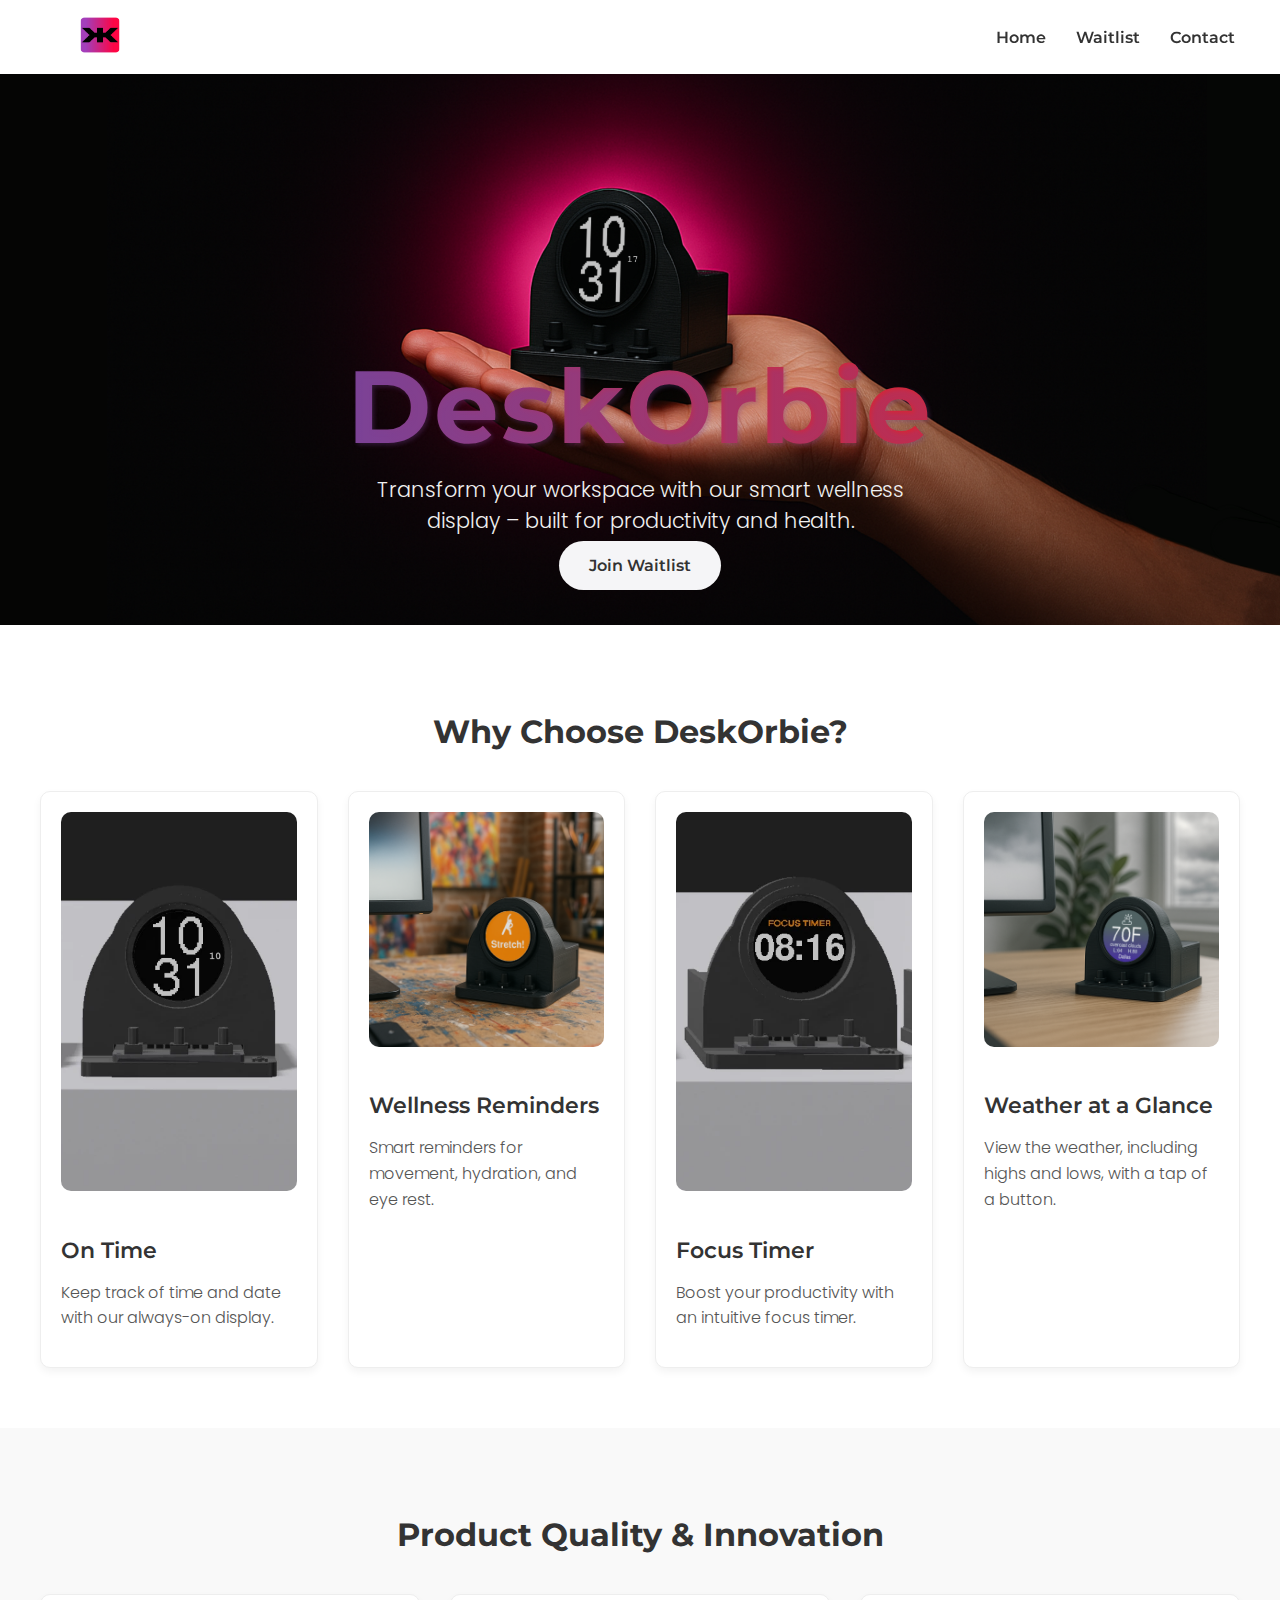
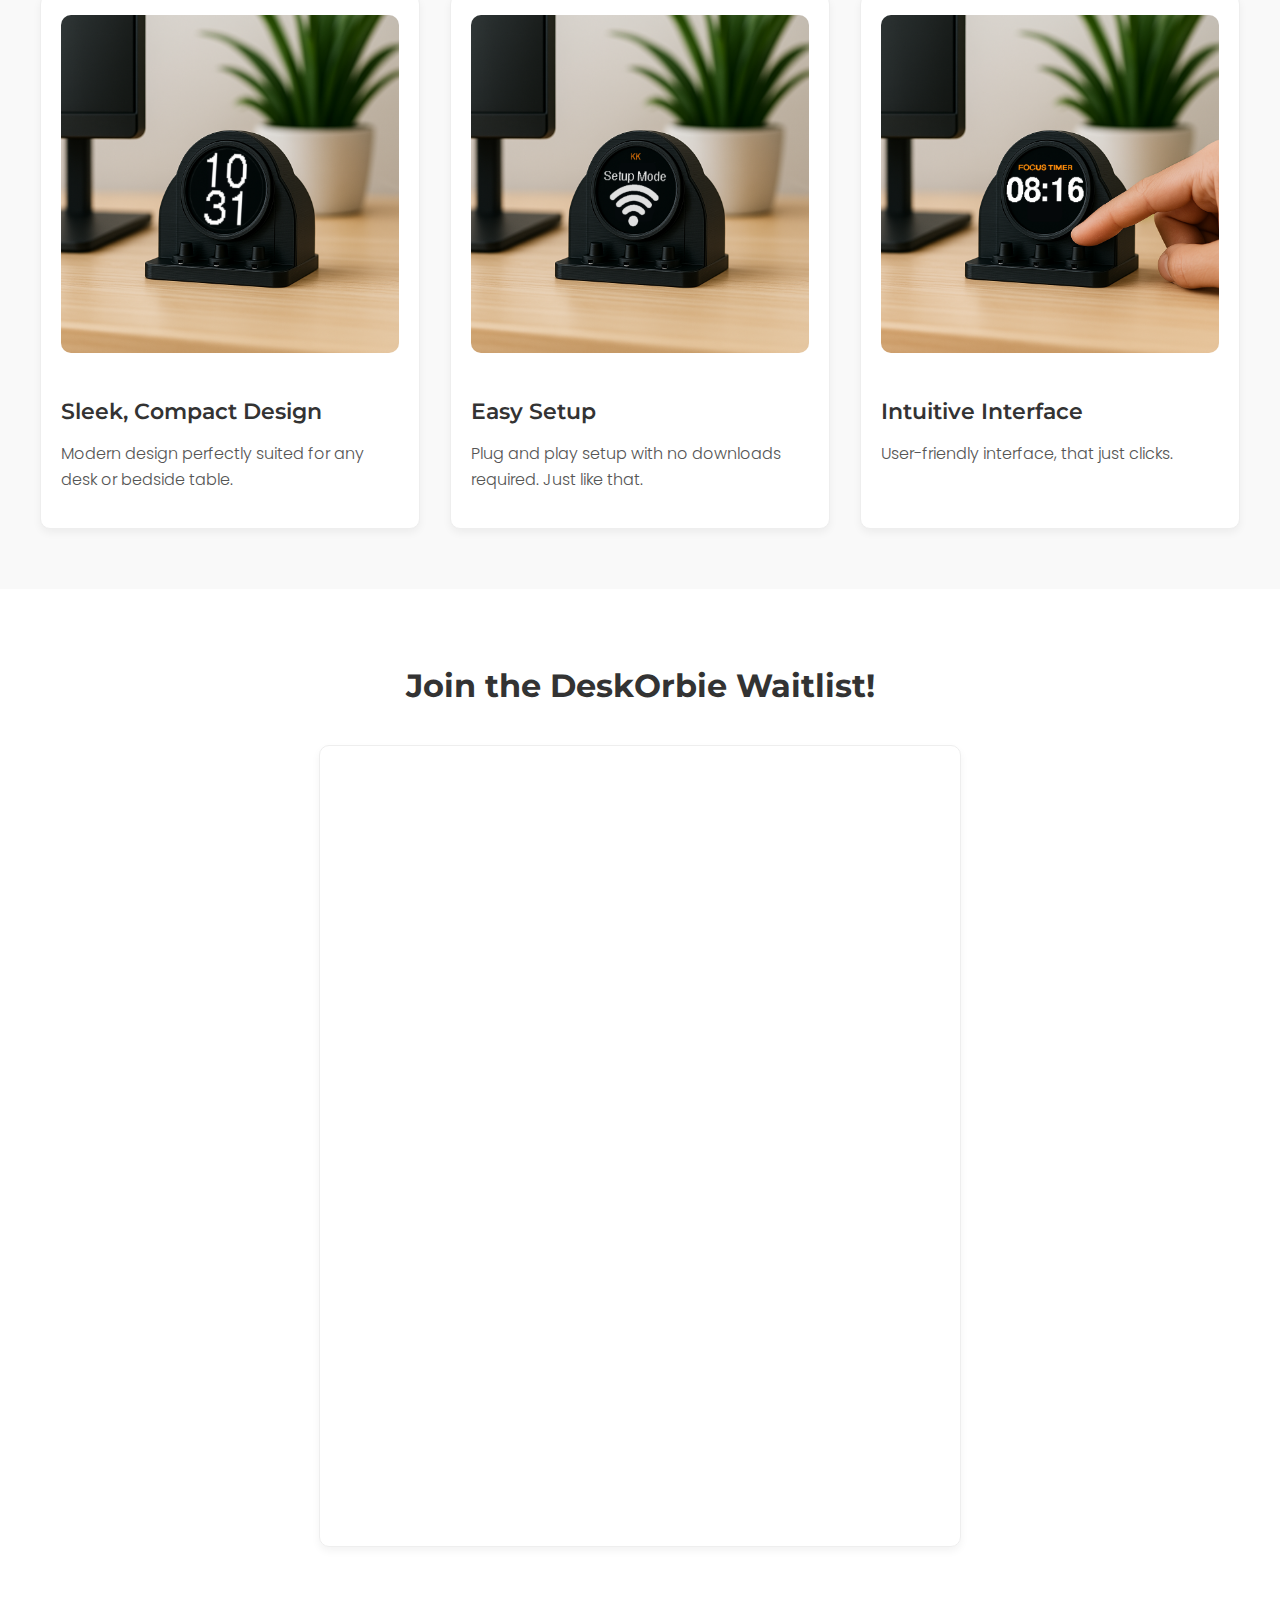
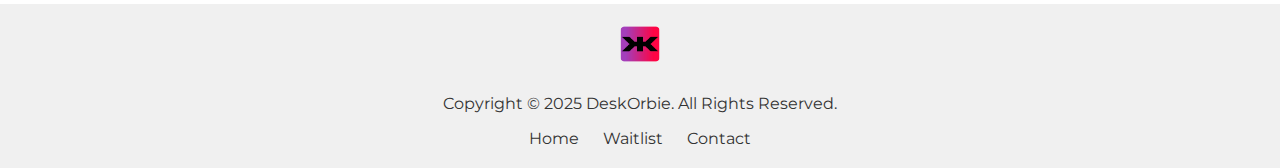
<file: index.html>
<!DOCTYPE html>
<html lang="en">
<head>
  <meta charset="UTF-8">
  <meta name="viewport" content="width=device-width, initial-scale=1.0">
  <title>DeskOrbie - Smart Wellness Display</title>

  <!-- Google Fonts -->
  <link href="https://fonts.googleapis.com/css2?family=Montserrat:wght@400;500;600;700&family=Poppins:wght@300;400;500;600;700&display=swap" rel="stylesheet">

  <!-- Font Awesome -->
  <link rel="stylesheet" href="https://cdnjs.cloudflare.com/ajax/libs/font-awesome/5.15.3/css/all.min.css">

  <!-- Favicon -->
  <link rel="icon" type="image/x-icon" href="logo.png">

  <style>
    /* Smooth scrolling */
    html {
      scroll-behavior: smooth;
    }

    /* Global Styles */
    body {
      font-family: 'Poppins', sans-serif;
      background: #fff;
      color: #333;
      overflow-x: hidden;
      margin: 0;
      padding: 0;
      box-sizing: border-box;
    }
    nav,
    .mobile-menu,
    .desktop-menu,
    footer,
    .footer-content,
    .footer-links {
      font-family: 'Montserrat', sans-serif;
    }

    /* Custom Scrollbar */
    ::-webkit-scrollbar {
      width: 12px;
    }
    ::-webkit-scrollbar-track {
      background: #f0f0f0;
    }
    ::-webkit-scrollbar-thumb {
      background-color: #ccc;
      border-radius: 10px;
      border: 3px solid #f0f0f0;
    }
    html {
      scrollbar-color: #ccc #f0f0f0;
    }

    /* Progress Bar */
    .progress-container {
      position: fixed;
      width: 100%;
      height: 8px;
      top: 0;
      background: #f0f0f0;
      z-index: 99;
    }
    .progress-bar {
      height: 8px;
      background: #ccc;
      width: 0%;
    }

    /* Navigation */
    nav {
      display: flex;
      align-items: center;
      justify-content: space-between;
      padding: 15px 20px;
      background: #fff;
      box-shadow: 0 2px 4px rgba(0, 0, 0, 0.1);
      position: fixed;
      width: 100%;
      top: 0;
      z-index: 100;
    }

    .nav-inner {
      max-width: 1200px; /* or whatever max width suits your layout */
      margin: 0 auto;
      display: flex;
      justify-content: space-between;
      align-items: center;
      width: 100%;
      box-sizing: border-box;
      padding: 0 20px; /* ensures content stays inside the viewport */
    }

    .nav-logo {
      height: 40px;
    }
    .desktop-menu {
      list-style: none;
      display: flex;
      gap: 20px;
      margin: 0;
      padding: 0;
    }
    .desktop-menu li {
      font-weight: 600;
      /* Added slight padding for better spacing */
      padding: 5px;
    }
    .desktop-menu a {
      text-decoration: none;
      color: #333;
    }
    
    @media (max-width: 768px) {
      .desktop-menu li {
        font-size: 0.9rem;
      }
      #nav-contact {
        margin-right:20px;
      }
    }

    /* Hero Section – Copied from the original website */
    .about-me {
      margin: 0;
      padding: 85px 0 0 0; /* Space for nav bar */
      width: 100%;
      height: 60vh;
      background-image: url('DeskOrbie_Banner2.webp'); /* Placeholder for DeskOrbie_Banner.webp */
      background-size: cover;
      background-position: center;
      color: #333;
      display: flex;
      flex-direction: column;
      align-items: center;
      justify-content: flex-end;
      text-align: center;
    }
    .DeskOrbie-title {
      font-size: clamp(2.5rem, 8vw, 8rem);
      margin-top: 50px;
      font-weight: 700;
      margin-bottom: 5px;
      font-family: 'Montserrat', sans-serif;
      background: linear-gradient(to right, #7b4397, #dc2430, #7b4397);
      background-size: 200% auto;
      -webkit-background-clip: text;
      -webkit-text-fill-color: transparent;
      background-clip: text;
      text-shadow: 2px 2px 4px rgba(123, 67, 151, 0.3);
      letter-spacing: 2px;
      animation: gradient 3s linear infinite;
    }
    @keyframes gradient {
      to {
        background-position: 200% center;
      }
    }
    .about-me-tagline {
      font-size: clamp(0.8rem, 4vw, 1.3rem) !important;
      max-width: 600px;
      margin: 0 auto;
      padding: 0 20px;
      font-family: 'Poppins', sans-serif;
      font-weight: 300;
      color: #f0f0f0;
    }
    .cta-buttons {
      margin-bottom: 30px;
    }
    .cta-button {
      display: inline-block;
      padding: 15px 30px;
      text-decoration: none;
      border-radius: 30px;
      font-weight: 600;
      font-family: 'Montserrat', sans-serif;
      transition: transform 0.3s ease;
      margin: 5px;
    }
    .cta-button.primary {
      background: #F5F5F7;
      color: #333;
    }
    .cta-button.secondary {
      background: transparent;
      color: #333;
      border: 2px solid #333;
    }
    .cta-button:hover {
      transform: scale(1.05);
    }

    /* Feature Sections */
    .feature-section {
      padding: 60px 20px;
      background: #fff;
      text-align: center;
    }
    .section-title {
      font-size: 2rem;
      margin-bottom: 40px;
      font-family: 'Montserrat', sans-serif;
      font-weight: 700;
      color: #333;
    }
    .feature-grid {
      display: grid;
      grid-template-columns: repeat(auto-fit, minmax(250px, 1fr));
      gap: 30px;
      max-width: 1200px;
      margin: 0 auto;
    }
    .feature-card {
      background: #fff;
      border: 1px solid #eee;
      border-radius: 10px;
      padding: 20px;
      box-shadow: 0 4px 8px rgba(0, 0, 0, 0.05);
      text-align: left;
    }
    .feature-card img {
      width: 100%;
      border-radius: 10px;
      margin-bottom: 15px;
    }
    .feature-title {
      font-size: 1.4rem;
      font-family: 'Montserrat', sans-serif;
      font-weight: 600;
      margin-bottom: 10px;
    }
    .feature-description {
      font-size: 1rem;
      line-height: 1.6;
      font-family: 'Poppins', sans-serif;
      font-weight: 300;
      color: #555;
    }

    /* Waitlist Section */
    .waitlist-section {
      padding: 50px 20px;
      background: #fff;
      text-align: center;
      color: #333;
    }
    .waitlist-container {
      max-width: 800px;
      margin: 0 auto;
    }
    .waitlist-container iframe {
      width: 100%;
      max-width: 640px;
      height: 800px;
      border: 1px solid #eee;
      border-radius: 10px;
      box-shadow: 0 4px 8px rgba(0, 0, 0, 0.05);
    }

    /* Footer */
    footer {
      background: #f0f0f0;
      padding: 20px 0;
      text-align: center;
      color: #333;
    }
    .footer-logo {
      height: 40px;
      margin-bottom: 10px;
    }
    .footer-links a {
      color: #333;
      margin: 0 10px;
      text-decoration: none;
      font-family: 'Montserrat', sans-serif;
    }
  </style>
</head>
<body>
  <!-- Progress Bar -->
  <div class="progress-container">
    <div class="progress-bar" id="myBar"></div>
  </div>

  <!-- Navigation -->
  <nav>
    <div class="nav-inner">
      <a href="#home">
        <img src="logo.png" alt="Logo" class="nav-logo">
      </a>
      <ul class="desktop-menu">
        <li><a href="#home">Home</a></li>
        <li><a href="#waitlist">Waitlist</a></li>
        <li id="nav-contact"><a href="mailto:wellroundtech@outlook.com">Contact</a></li>
      </ul>
    </div>
  </nav>
  

  <!-- Hero Section (Original Structure) -->
  <section class="about-me" id="home">
    <h1 class="DeskOrbie-title">DeskOrbie</h1>
    <p class="about-me-tagline">
      Transform your workspace with our smart wellness display – built for productivity and health.
    </p>
    <div class="cta-buttons">
      <a href="#waitlist" class="cta-button primary">Join Waitlist</a>
    </div>
  </section>

  <!-- Product Benefits Section -->
  <section class="feature-section">
    <h2 class="section-title">Why Choose DeskOrbie?</h2>
    <div class="feature-grid">
      <div class="feature-card">
        <img src="images/clock.png" alt="Feature Image" loading="lazy">
        <h3 class="feature-title">On Time</h3>
        <p class="feature-description">
          Keep track of time and date with our always-on display.
        </p>
      </div>
      <div class="feature-card">
        <img src="images/stretch.png" alt="Feature Image" loading="lazy">
        <h3 class="feature-title">Wellness Reminders</h3>
        <p class="feature-description">
          Smart reminders for movement, hydration, and eye rest.
        </p>
      </div>
      <div class="feature-card">
        <img src="images/focus.png" alt="Feature Image" loading="lazy">
        <h3 class="feature-title">Focus Timer</h3>
        <p class="feature-description">
          Boost your productivity with an intuitive focus timer.
        </p>
      </div>
      <div class="feature-card">
        <img src="images/weather.png" alt="Feature Image" loading="lazy">
        <h3 class="feature-title">Weather at a Glance</h3>
        <p class="feature-description">
          View the weather, including highs and lows, with a tap of a button.
        </p>
      </div>
    </div>
  </section>

  <!-- Product Quality & Innovation Section -->
  <section class="feature-section" style="background:#f9f9f9;">
    <h2 class="section-title">Product Quality & Innovation</h2>
    <div class="feature-grid">
      <div class="feature-card">
        <img src="images/deskorbie_in_office.png" alt="Feature Image" loading="lazy">
        <h3 class="feature-title">Sleek, Compact Design</h3>
        <p class="feature-description">
          Modern design perfectly suited for any desk or bedside table.
        </p>
      </div>
      <div class="feature-card">
        <img src="images/setup.png" alt="Feature Image" loading="lazy">
        <h3 class="feature-title">Easy Setup</h3>
        <p class="feature-description">
          Plug and play setup with no downloads required. Just like that.
        </p>
      </div>
      <div class="feature-card">
        <img src="images/deskorbie_user_interface.png" alt="Feature Image" loading="lazy">
        <h3 class="feature-title">Intuitive Interface</h3>
        <p class="feature-description">
          User-friendly interface, that just clicks.
        </p>
      </div>
    </div>
  </section>

  <!-- Waitlist Form Section -->
  <section class="waitlist-section" id="waitlist">
    <div class="waitlist-container">
      <h2 class="section-title">Join the DeskOrbie Waitlist!</h2>
      <iframe src="https://docs.google.com/forms/d/e/1FAIpQLSdWng4sGxCewafWj5ABqpoQapoxdHFfyU8r1y3XnSCjXNY5UQ/viewform?embedded=true" frameborder="0" marginheight="0" marginwidth="0">
        Loading…
      </iframe>
    </div>
  </section>

  <!-- Footer -->
  <footer>
    <div class="footer-content">
      <a href="#home">
        <img src="logo.png" alt="Logo" class="footer-logo" loading="lazy">
      </a>
      <p>Copyright &copy; 2025 DeskOrbie. All Rights Reserved.</p>
      <div class="footer-links">
        <a href="#home">Home</a>
        <a href="#waitlist">Waitlist</a>
        <a href="mailto:wellroundtech@outlook.com">Contact</a>
      </div>
    </div>
  </footer>

  <script>
    // Scroll Progress Bar Functionality
    window.onscroll = function() { scrollProgress(); };
    function scrollProgress() {
      var winScroll = document.body.scrollTop || document.documentElement.scrollTop;
      var height = document.documentElement.scrollHeight - document.documentElement.clientHeight;
      var scrolled = (winScroll / height) * 100;
      document.getElementById("myBar").style.width = scrolled + "%";
    }
  </script>
</body>
</html>
</file>
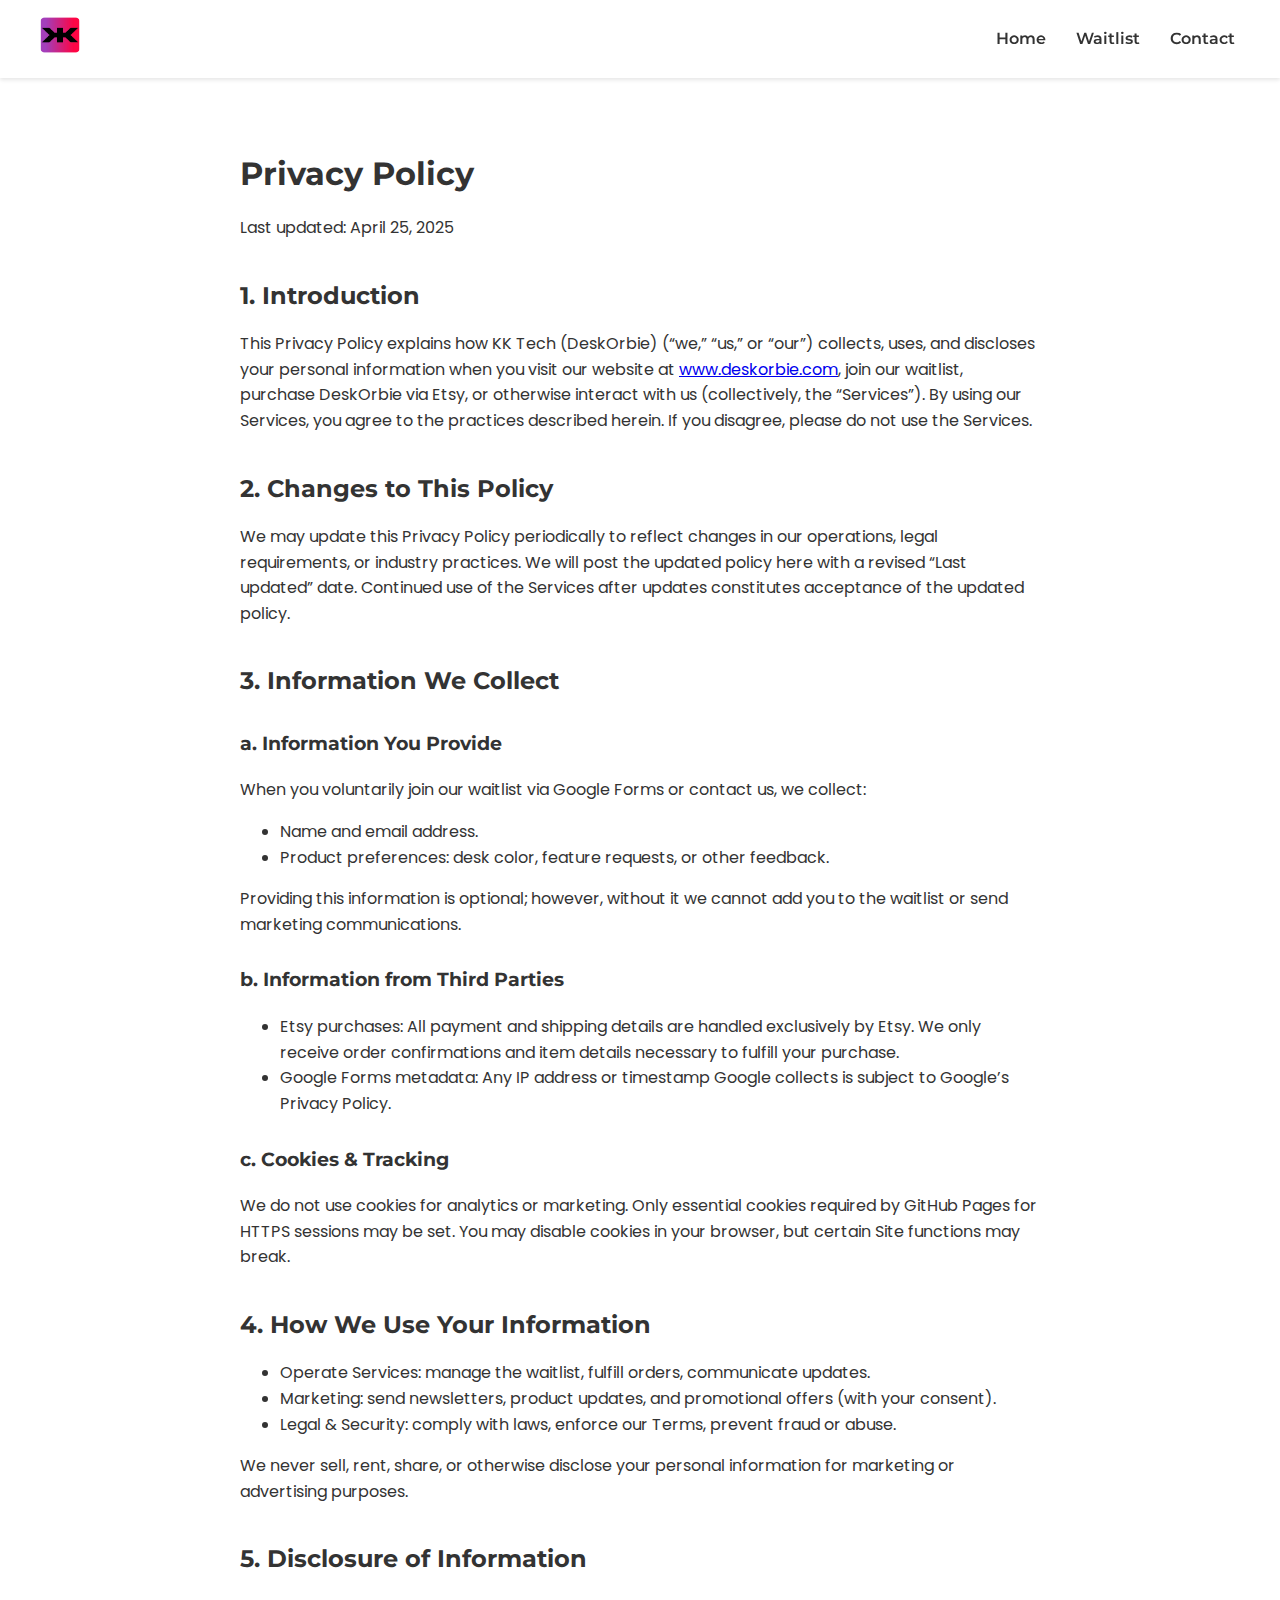
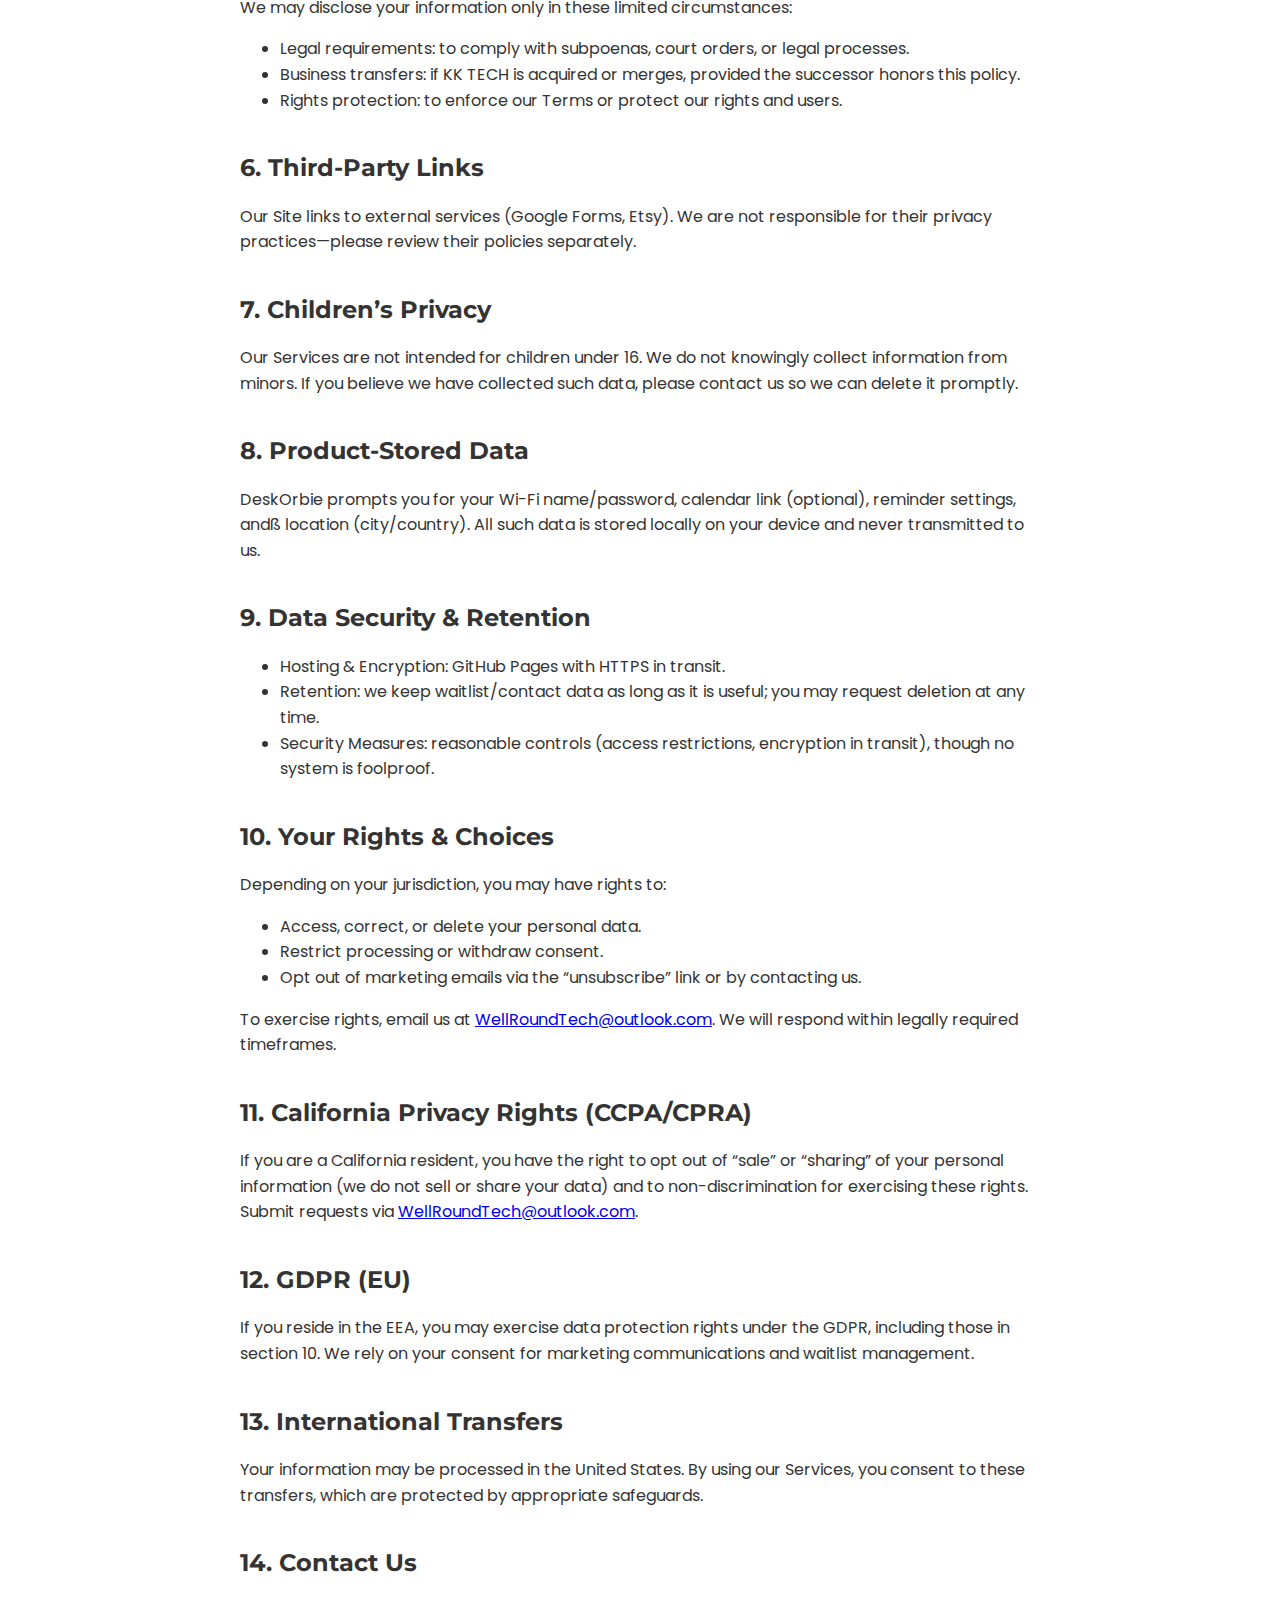
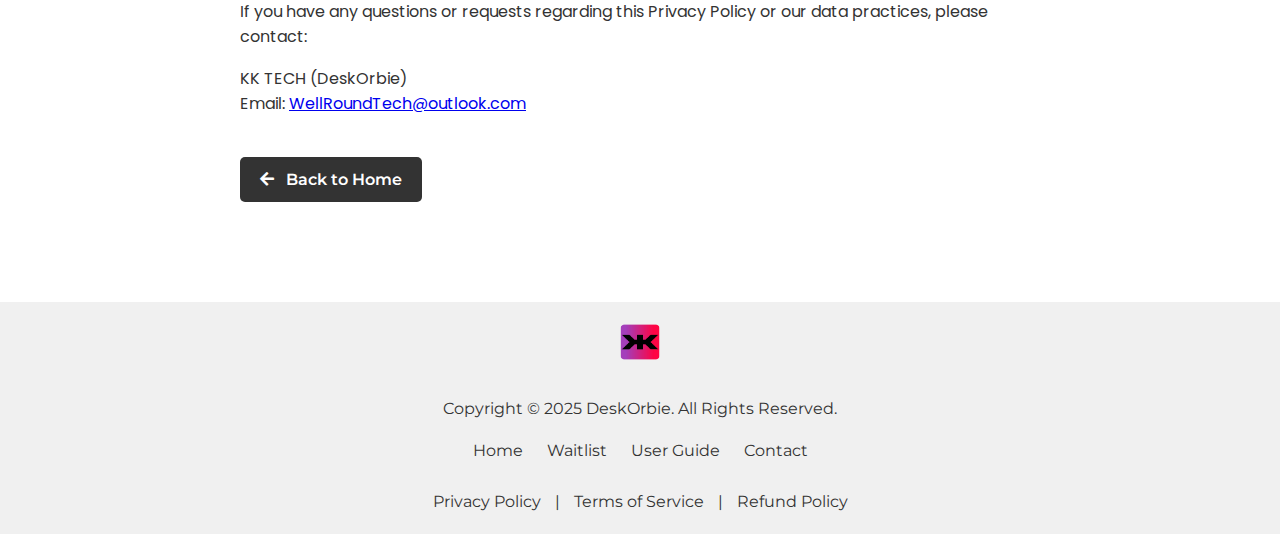
<file: privacy_policy.html>
<!DOCTYPE html>
<html lang="en">
<head>
  <meta charset="UTF-8">
  <meta name="viewport" content="width=device-width, initial-scale=1.0">
  <title>DeskOrbie - Privacy Policy</title>

  <!-- Google Fonts -->
  <link href="https://fonts.googleapis.com/css2?family=Montserrat:wght@400;500;600;700&family=Poppins:wght@300;400;500;600;700&display=swap" rel="stylesheet">

  <!-- Font Awesome -->
  <link rel="stylesheet" href="https://cdnjs.cloudflare.com/ajax/libs/font-awesome/5.15.3/css/all.min.css">

  <!-- Favicon -->
  <link rel="icon" type="image/x-icon" href="logo.png">

  <style>
    /* Smooth scrolling */
    html {
      scroll-behavior: smooth;
      scroll-padding-top:80px;
    }

    /* Global Styles */
    body {
      font-family: 'Poppins', sans-serif;
      background: #fff;
      color: #333;
      overflow-x: hidden;
      margin: 0;
      padding: 0;
      box-sizing: border-box;
      line-height: 1.6;
    }
    nav,
    .mobile-menu,
    .desktop-menu,
    footer,
    .footer-content,
    .footer-links {
      font-family: 'Montserrat', sans-serif;
    }

    /* Custom Scrollbar */
    ::-webkit-scrollbar {
      width: 12px;
    }
    ::-webkit-scrollbar-track {
      background: #f0f0f0;
    }
    ::-webkit-scrollbar-thumb {
      background-color: #ccc;
      border-radius: 10px;
      border: 3px solid #f0f0f0;
    }
    html {
      scrollbar-color: #ccc #f0f0f0;
    }

    /* Progress Bar */
    .progress-container {
      position: fixed;
      width: 100%;
      height: 8px;
      top: 0;
      background: #f0f0f0;
      z-index: 99;
    }
    .progress-bar {
      height: 8px;
      background: #ccc;
      width: 0%;
    }

    /* Navigation */
    nav {
      display: flex;
      align-items: center;
      justify-content: space-between;
      padding: 15px 0px; /*no horizontal padding*/
      background: #fff;
      box-shadow: 0 2px 4px rgba(0, 0, 0, 0.1);
      position: fixed;
      width: 100%;
      top: 0;
      z-index: 100;
    }

    .nav-inner {
      max-width: 1200px; /* or whatever max width suits your layout */
      margin: 0 auto;
      display: flex;
      justify-content: space-between;
      align-items: center;
      width: 100%;
      box-sizing: border-box;
      /*padding: 0 20px; /* ensures content stays inside the viewport */
      /*removed above to center things better*/
    }

    .nav-logo {
      height: 40px;
    }
    .desktop-menu {
      list-style: none;
      display: flex;
      gap: 20px;
      margin: 0;
      padding: 0;
    }
    .desktop-menu li {
      font-weight: 600;
      padding: 5px;
    }
    .desktop-menu a {
      text-decoration: none;
      color: #333;
    }
    @media (max-width: 768px) {
      .desktop-menu li {
        font-size: 0.9rem;
      }
      #nav-contact {
        margin-right:20px;
      }
    }

    /* Main Content */
    .content {
      padding: 100px 20px 60px;
      max-width: 800px;
      margin: 0 auto;
      font-family: 'Poppins', sans-serif;
      color: #333;
    }
    .content h1,
    .content h2,
    .content h3 {
      font-family: 'Montserrat', sans-serif;
      color: #333;
      margin-top: 1.5em;
    }
    .content h1 {
      font-size: 2rem;
      margin-bottom: 0.5em;
    }
    .content h2 {
      font-size: 1.5rem;
      margin-bottom: 0.5em;
    }
    .content p {
      margin-bottom: 1em;
    }

    /* Back Home button */
    .back-home-container {
      text-align: left;
      margin: 40px 0;
    }

    .back-home-button {
      display: inline-block;
      padding: 10px 20px;
      font-family: 'Montserrat', sans-serif;
      font-weight: 600;
      text-decoration: none;
      background: #333;
      color: #fff;
      border-radius: 5px;
      transition: background 0.3s ease, transform 0.2s ease;
    }

    .back-home-button i {
      margin-right: 8px;
    }

    .back-home-button:hover {
      background: #555;
      transform: translateY(-2px);
    }

    /* Footer */
    footer {
      background: #f0f0f0;
      padding: 20px 0;
      text-align: center;
      color: #333;
    }
    .footer-logo {
      height: 40px;
      margin-bottom: 10px;
    }
    .footer-links a {
      color: #333;
      margin: 0 10px;
      text-decoration: none;
      font-family: 'Montserrat', sans-serif;
    }
  </style>
</head>
<body>

  <!-- Progress Bar -->
  <div class="progress-container">
    <div class="progress-bar" id="myBar"></div>
  </div>

  <!-- Navigation -->
  <nav>
    <div class="nav-inner">
      <a href="index.html">
        <img src="logo.png" alt="Logo" class="nav-logo">
      </a>
      <ul class="desktop-menu">
        <li><a href="index.html#home">Home</a></li>
        <li><a href="index.html#waitlist">Waitlist</a></li>
        <li id="nav-contact"><a href="mailto:WellRoundTech@outlook.com">Contact</a></li>
      </ul>
    </div>
  </nav>

  <!-- Privacy Policy Content -->
  <div class="content">
    <h1>Privacy Policy</h1>
    <p>Last updated: April 25, 2025</p>

    <h2>1. Introduction</h2>
    <p>This Privacy Policy explains how KK Tech (DeskOrbie) (“we,” “us,” or “our”) collects, uses, and discloses your personal information when you visit our website at <a href="https://www.deskorbie.com">www.deskorbie.com</a>, join our waitlist, purchase DeskOrbie via Etsy, or otherwise interact with us (collectively, the “Services”). By using our Services, you agree to the practices described herein. If you disagree, please do not use the Services.</p>

    <h2>2. Changes to This Policy</h2>
    <p>We may update this Privacy Policy periodically to reflect changes in our operations, legal requirements, or industry practices. We will post the updated policy here with a revised “Last updated” date. Continued use of the Services after updates constitutes acceptance of the updated policy.</p>

    <h2>3. Information We Collect</h2>
    <h3>a. Information You Provide</h3>
    <p>When you voluntarily join our waitlist via Google Forms or contact us, we collect:</p>
    <ul>
      <li>Name and email address.</li>
      <li>Product preferences: desk color, feature requests, or other feedback.</li>
    </ul>
    <p>Providing this information is optional; however, without it we cannot add you to the waitlist or send marketing communications.</p>

    <h3>b. Information from Third Parties</h3>
    <ul>
      <li>Etsy purchases: All payment and shipping details are handled exclusively by Etsy. We only receive order confirmations and item details necessary to fulfill your purchase.</li>
      <li>Google Forms metadata: Any IP address or timestamp Google collects is subject to Google’s Privacy Policy.</li>
    </ul>

    <h3>c. Cookies & Tracking</h3>
    <p>We do not use cookies for analytics or marketing. Only essential cookies required by GitHub Pages for HTTPS sessions may be set. You may disable cookies in your browser, but certain Site functions may break.</p>

    <h2>4. How We Use Your Information</h2>
    <ul>
      <li>Operate Services: manage the waitlist, fulfill orders, communicate updates.</li>
      <li>Marketing: send newsletters, product updates, and promotional offers (with your consent).</li>
      <li>Legal & Security: comply with laws, enforce our Terms, prevent fraud or abuse.</li>
    </ul>
    <p>We never sell, rent, share, or otherwise disclose your personal information for marketing or advertising purposes.</p>

    <h2>5. Disclosure of Information</h2>
    <p>We may disclose your information only in these limited circumstances:</p>
    <ul>
      <li>Legal requirements: to comply with subpoenas, court orders, or legal processes.</li>
      <li>Business transfers: if KK TECH is acquired or merges, provided the successor honors this policy.</li>
      <li>Rights protection: to enforce our Terms or protect our rights and users.</li>
    </ul>

    <h2>6. Third-Party Links</h2>
    <p>Our Site links to external services (Google Forms, Etsy). We are not responsible for their privacy practices—please review their policies separately.</p>

    <h2>7. Children’s Privacy</h2>
    <p>Our Services are not intended for children under 16. We do not knowingly collect information from minors. If you believe we have collected such data, please contact us so we can delete it promptly.</p>

    <h2>8. Product-Stored Data</h2>
    <p>DeskOrbie prompts you for your Wi-Fi name/password, calendar link (optional), reminder settings, andß location (city/country). All such data is stored locally on your device and never transmitted to us.</p>

    <h2>9. Data Security & Retention</h2>
    <ul>
      <li>Hosting & Encryption: GitHub Pages with HTTPS in transit.</li>
      <li>Retention: we keep waitlist/contact data as long as it is useful; you may request deletion at any time.</li>
      <li>Security Measures: reasonable controls (access restrictions, encryption in transit), though no system is foolproof.</li>
    </ul>

    <h2>10. Your Rights & Choices</h2>
    <p>Depending on your jurisdiction, you may have rights to:</p>
    <ul>
      <li>Access, correct, or delete your personal data.</li>
      <li>Restrict processing or withdraw consent.</li>
      <li>Opt out of marketing emails via the “unsubscribe” link or by contacting us.</li>
    </ul>
    <p>To exercise rights, email us at <a href="mailto:WellRoundTech@outlook.com">WellRoundTech@outlook.com</a>. We will respond within legally required timeframes.</p>

    <h2>11. California Privacy Rights (CCPA/CPRA)</h2>
    <p>If you are a California resident, you have the right to opt out of “sale” or “sharing” of your personal information (we do not sell or share your data) and to non-discrimination for exercising these rights. Submit requests via <a href="mailto:WellRoundTech@outlook.com">WellRoundTech@outlook.com</a>.</p>

    <h2>12. GDPR (EU)</h2>
    <p>If you reside in the EEA, you may exercise data protection rights under the GDPR, including those in section 10. We rely on your consent for marketing communications and waitlist management.</p>

    <h2>13. International Transfers</h2>
    <p>Your information may be processed in the United States. By using our Services, you consent to these transfers, which are protected by appropriate safeguards.</p>

    <h2>14. Contact Us</h2>
    <p>If you have any questions or requests regarding this Privacy Policy or our data practices, please contact:</p>
    <p>KK TECH (DeskOrbie)<br>
    Email: <a href="mailto:WellRoundTech@outlook.com">WellRoundTech@outlook.com</a></p>

    <!-- Back Home Button -->
    <div class="back-home-container">
      <a href="index.html" class="back-home-button">
        <i class="fas fa-arrow-left"></i> Back to Home
      </a>
    </div>
  </div>

  <!-- Footer -->
  <footer>
    <div class="footer-content">
      <a href="#home">
        <img src="logo.png" alt="Logo" class="footer-logo" loading="lazy">
      </a>
      <p>Copyright &copy; 2025 DeskOrbie. All Rights Reserved.</p>
      <div class="footer-links">
        <a href="#home">Home</a>
        <a href="#waitlist">Waitlist</a>
        <a href="usermanual.html">User Guide</a>
        <a href="mailto:wellroundtech@outlook.com">Contact</a>
        <br><br><a href=privacy_policy.html>Privacy Policy</a> | <a href=tos.html>Terms of Service</a> | <a href="tos.html#products_services">Refund Policy</a>
      </div>
    </div>
  </footer>

  <script>
    // Scroll Progress Bar Functionality
    window.onscroll = function() { scrollProgress(); };
    function scrollProgress() {
      var winScroll = document.body.scrollTop || document.documentElement.scrollTop;
      var height = document.documentElement.scrollHeight - document.documentElement.clientHeight;
      var scrolled = (winScroll / height) * 100;
      document.getElementById("myBar").style.width = scrolled + "%";
    }
  </script>

</body>
</html>
</file>
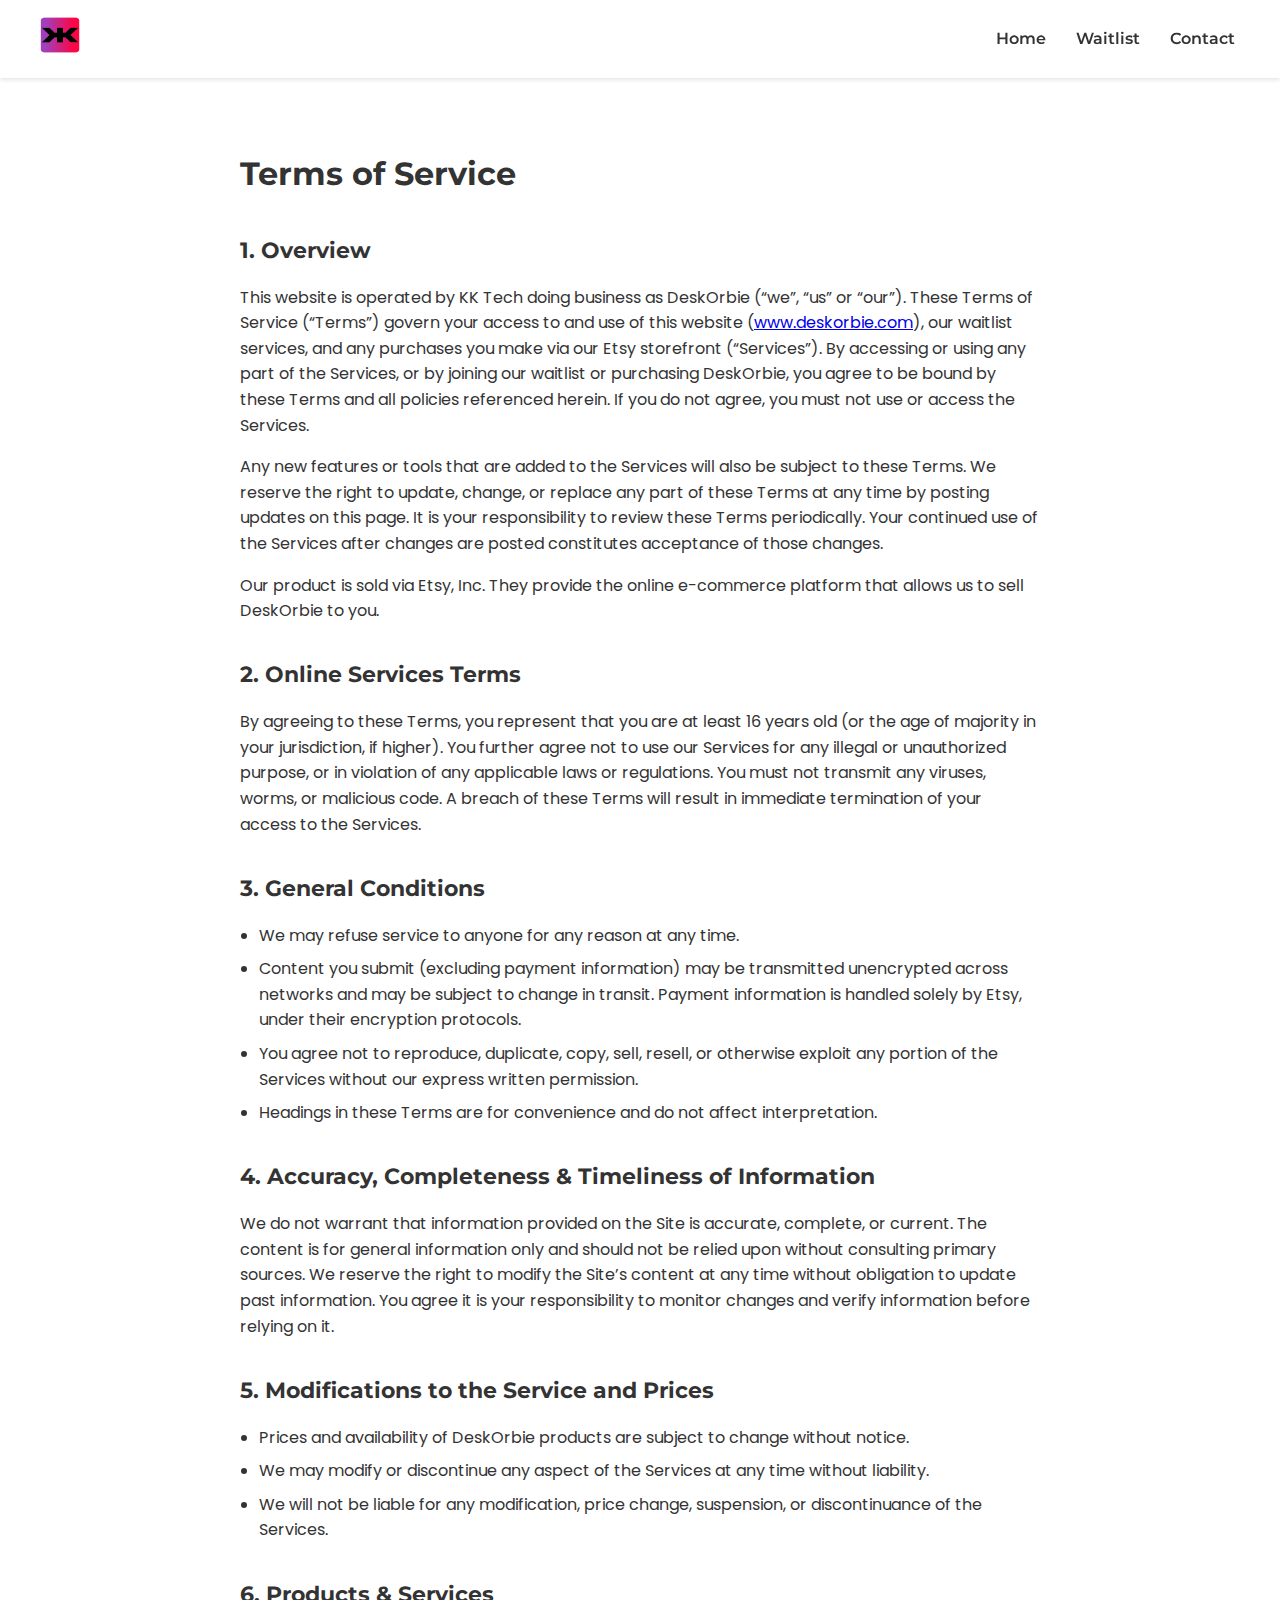
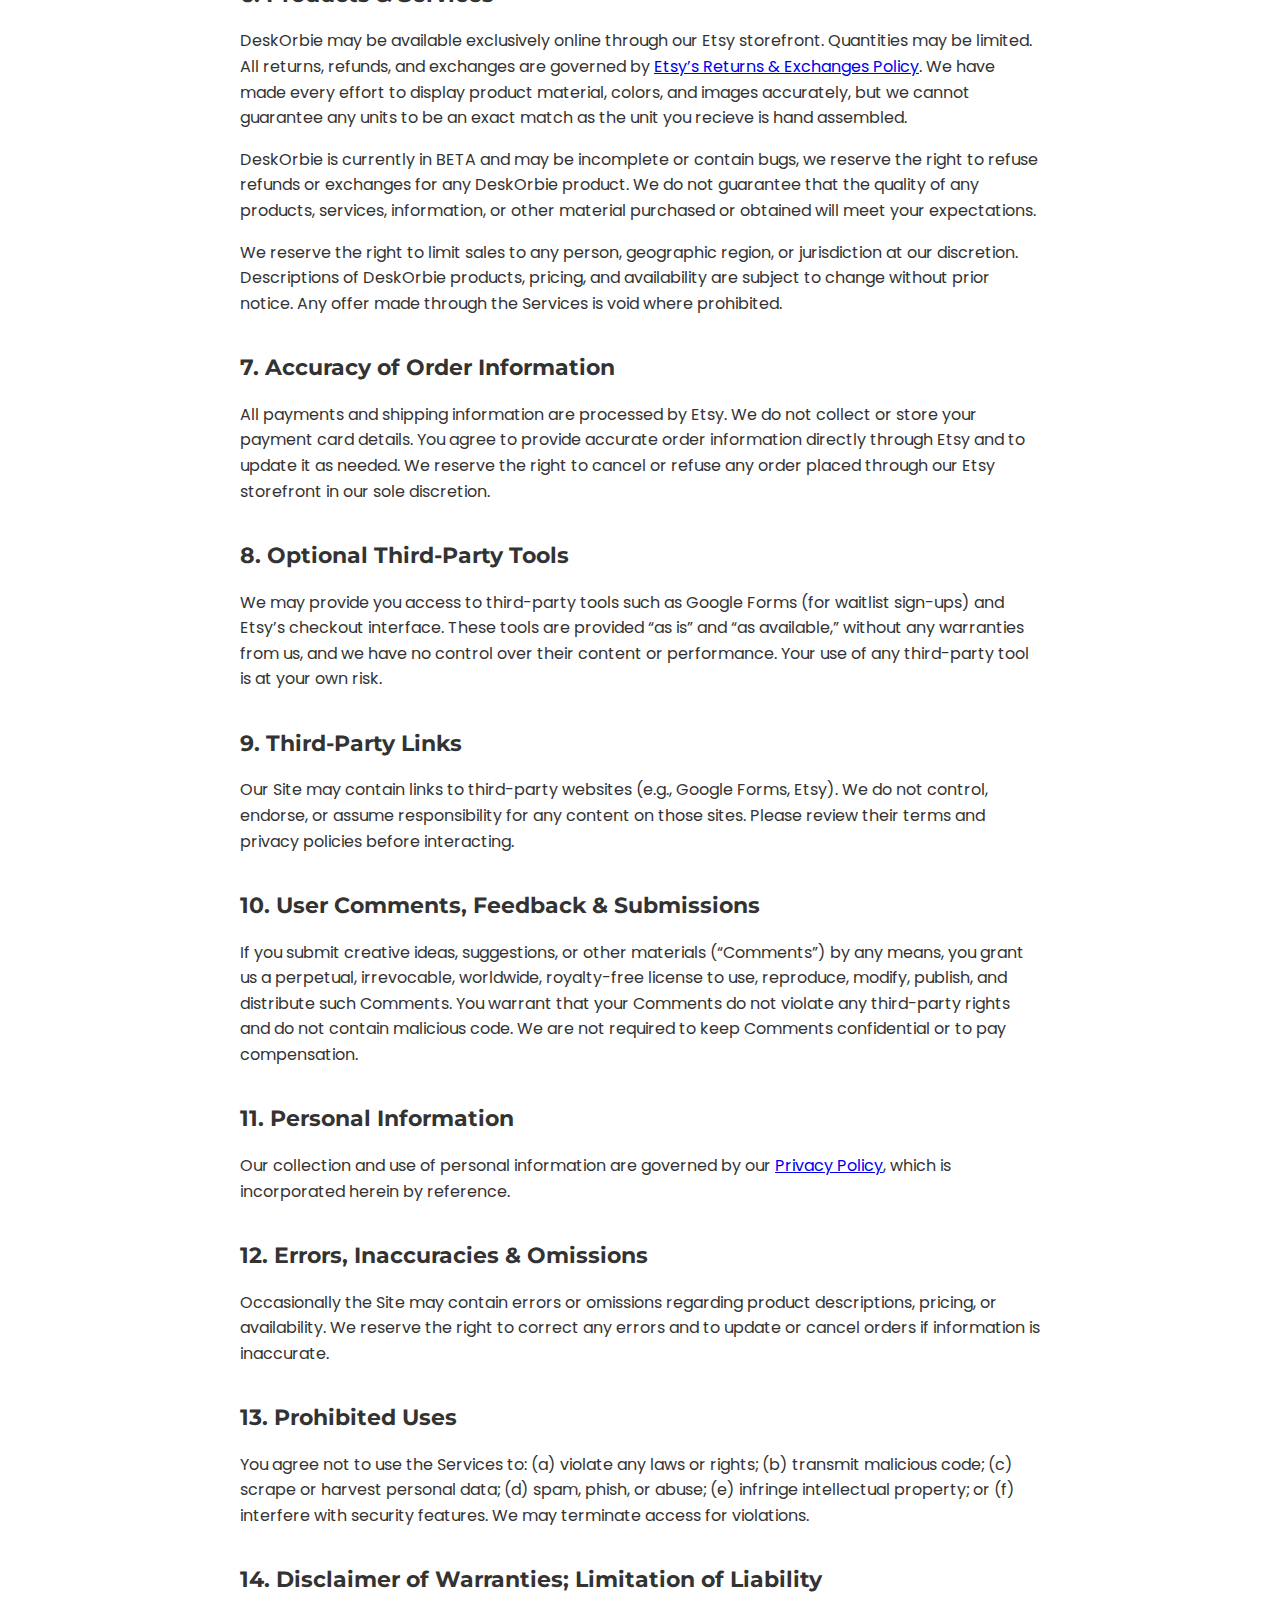
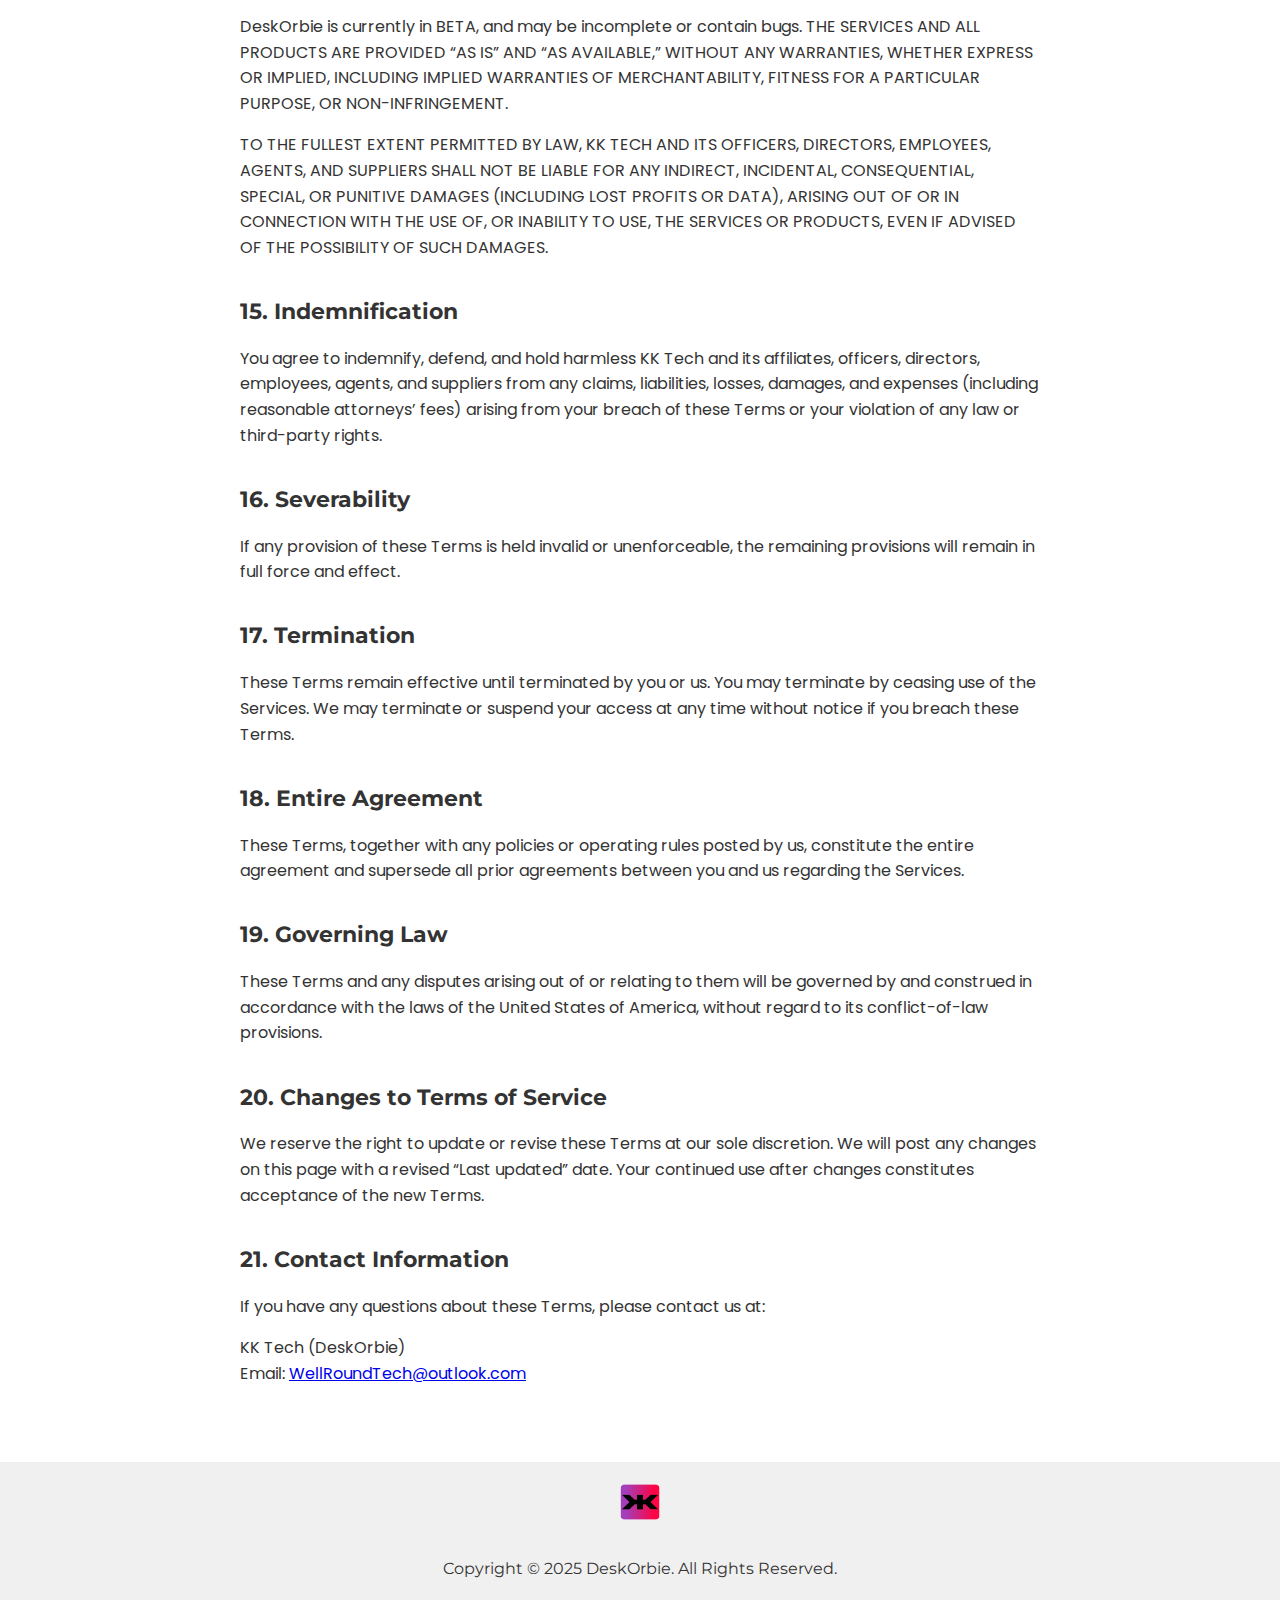
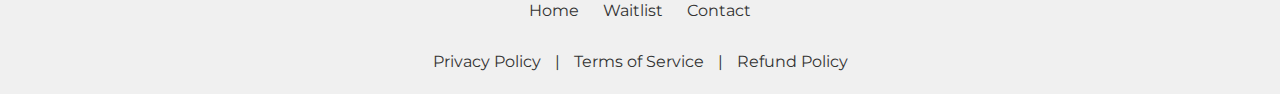
<file: tos.html>
<!DOCTYPE html>
<html lang="en">
<head>
  <meta charset="UTF-8">
  <meta name="viewport" content="width=device-width, initial-scale=1.0">
  <title>DeskOrbie – Terms of Service</title>

  <!-- Google Fonts -->
  <link href="https://fonts.googleapis.com/css2?family=Montserrat:wght@400;500;600;700&family=Poppins:wght@300;400;500;600;700&display=swap" rel="stylesheet">

  <!-- Font Awesome -->
  <link rel="stylesheet" href="https://cdnjs.cloudflare.com/ajax/libs/font-awesome/5.15.3/css/all.min.css">

  <!-- Favicon -->
  <link rel="icon" type="image/x-icon" href="logo.png">

  <style>
    /* Smooth scrolling */
    html {
      scroll-behavior: smooth;
      scroll-padding-top:80px;
    }

    /* Global Styles */
    body {
      font-family: 'Poppins', sans-serif;
      background: #fff;
      color: #333;
      overflow-x: hidden;
      margin: 0;
      padding: 0;
      box-sizing: border-box;
      line-height: 1.6;
    }
    nav,
    .desktop-menu,
    footer,
    .footer-content,
    .footer-links {
      font-family: 'Montserrat', sans-serif;
    }

    /* Custom Scrollbar */
    ::-webkit-scrollbar {
      width: 12px;
    }
    ::-webkit-scrollbar-track {
      background: #f0f0f0;
    }
    ::-webkit-scrollbar-thumb {
      background-color: #ccc;
      border-radius: 10px;
      border: 3px solid #f0f0f0;
    }
    html {
      scrollbar-color: #ccc #f0f0f0;
    }

    /* Progress Bar */
    .progress-container {
      position: fixed;
      width: 100%;
      height: 8px;
      top: 0;
      background: #f0f0f0;
      z-index: 99;
    }
    .progress-bar {
      height: 8px;
      background: #ccc;
      width: 0%;
    }

    /* Navigation */
    nav {
      display: flex;
      align-items: center;
      justify-content: space-between;
      padding: 15px 0px; /*no horizontal padding*/
      background: #fff;
      box-shadow: 0 2px 4px rgba(0, 0, 0, 0.1);
      position: fixed;
      width: 100%;
      top: 0;
      z-index: 100;
    }

    .nav-inner {
      max-width: 1200px; /* or whatever max width suits your layout */
      margin: 0 auto;
      display: flex;
      justify-content: space-between;
      align-items: center;
      width: 100%;
      box-sizing: border-box;
      /*padding: 0 20px; /* ensures content stays inside the viewport */
      /*removed above to center things better*/
    }
    .nav-logo {
      height: 40px;
    }
    .desktop-menu {
      list-style: none;
      display: flex;
      gap: 20px;
      margin: 0;
      padding: 0;
    }
    .desktop-menu li {
      font-weight: 600;
      padding: 5px;
    }
    .desktop-menu a {
      text-decoration: none;
      color: #333;
    }
    @media (max-width: 768px) {
      .desktop-menu li {
        font-size: 0.9rem;
      }
      #nav-contact {
        margin-right: 20px;
      }
    }

    /* Main Content */
    .content {
      padding: 100px 20px 60px;
      max-width: 800px;
      margin: 0 auto;
      color: #333;
    }
    .content h1,
    .content h2,
    .content h3 {
      font-family: 'Montserrat', sans-serif;
      color: #333;
      margin-top: 1.5em;
    }
    .content h1 { font-size: 2rem; margin-bottom: 0.5em; }
    .content h2 { font-size: 1.4rem; margin-bottom: 0.5em; }
    .content h3 { font-size: 1.2rem; margin-bottom: 0.5em; }
    .content p,
    .content ul {
      margin-bottom: 1em;
    }
    .content ul { padding-left: 1.2em; }
    .content li { margin-bottom: 0.5em; }

    /* Footer */
    footer {
      background: #f0f0f0;
      padding: 20px 0;
      text-align: center;
      color: #333;
    }
    .footer-logo {
      height: 40px;
      margin-bottom: 10px;
    }
    .footer-links a {
      color: #333;
      margin: 0 10px;
      text-decoration: none;
      font-family: 'Montserrat', sans-serif;
    }
  </style>
</head>
<body>
  <!-- Progress Bar -->
  <div class="progress-container">
    <div class="progress-bar" id="myBar"></div>
  </div>

  <!-- Navigation -->
  <nav>
    <div class="nav-inner">
      <a href="index.html">
        <img src="logo.png" alt="Logo" class="nav-logo">
      </a>
      <ul class="desktop-menu">
        <li><a href="index.html#home">Home</a></li>
        <li><a href="index.html#waitlist">Waitlist</a></li>
        <li id="nav-contact"><a href="mailto:WellRoundTech@outlook.com">Contact</a></li>
      </ul>
    </div>
  </nav>

  <!-- Terms of Service -->
  <div class="content">
    <h1>Terms of Service</h1>

    <h2>1. Overview</h2>
    <p>This website is operated by KK Tech doing business as DeskOrbie (“we”, “us” or “our”). These Terms of Service (“Terms”) govern your access to and use of this website (<a href="https://www.deskorbie.com">www.deskorbie.com</a>), our waitlist services, and any purchases you make via our Etsy storefront (“Services”). By accessing or using any part of the Services, or by joining our waitlist or purchasing DeskOrbie, you agree to be bound by these Terms and all policies referenced herein. If you do not agree, you must not use or access the Services.</p>
    <p>Any new features or tools that are added to the Services will also be subject to these Terms. We reserve the right to update, change, or replace any part of these Terms at any time by posting updates on this page. It is your responsibility to review these Terms periodically. Your continued use of the Services after changes are posted constitutes acceptance of those changes.</p>
    <p>Our product is sold via Etsy, Inc. They provide the online e-commerce platform that allows us to sell DeskOrbie to you.</p>

    <h2>2. Online Services Terms</h2>
    <p>By agreeing to these Terms, you represent that you are at least 16 years old (or the age of majority in your jurisdiction, if higher). You further agree not to use our Services for any illegal or unauthorized purpose, or in violation of any applicable laws or regulations. You must not transmit any viruses, worms, or malicious code. A breach of these Terms will result in immediate termination of your access to the Services.</p>

    <h2>3. General Conditions</h2>
    <ul>
      <li>We may refuse service to anyone for any reason at any time.</li>
      <li>Content you submit (excluding payment information) may be transmitted unencrypted across networks and may be subject to change in transit. Payment information is handled solely by Etsy, under their encryption protocols.</li>
      <li>You agree not to reproduce, duplicate, copy, sell, resell, or otherwise exploit any portion of the Services without our express written permission.</li>
      <li>Headings in these Terms are for convenience and do not affect interpretation.</li>
    </ul>

    <h2>4. Accuracy, Completeness &amp; Timeliness of Information</h2>
    <p>We do not warrant that information provided on the Site is accurate, complete, or current. The content is for general information only and should not be relied upon without consulting primary sources. We reserve the right to modify the Site’s content at any time without obligation to update past information. You agree it is your responsibility to monitor changes and verify information before relying on it.</p>

    <h2>5. Modifications to the Service and Prices</h2>
    <ul>
      <li>Prices and availability of DeskOrbie products are subject to change without notice.</li>
      <li>We may modify or discontinue any aspect of the Services at any time without liability.</li>
      <li>We will not be liable for any modification, price change, suspension, or discontinuance of the Services.</li>
    </ul>

    <h2 id="products_services">6. Products &amp; Services</h2>
    <p>DeskOrbie may be available exclusively online through our Etsy storefront. Quantities may be limited. All returns, refunds, and exchanges are governed by <a href="https://www.etsy.com/legal/returns">Etsy’s Returns &amp; Exchanges Policy</a>. We have made every effort to display product material, colors, and images accurately, but we cannot guarantee any units to be an exact match as the unit you recieve is hand assembled.</p>
    <p>DeskOrbie is currently in BETA and may be incomplete or contain bugs, we reserve the right to refuse refunds or exchanges for any DeskOrbie product. We do not guarantee that the quality of any products, services, information, or other material purchased or obtained will meet your expectations.</p>
    <p>We reserve the right to limit sales to any person, geographic region, or jurisdiction at our discretion. Descriptions of DeskOrbie products, pricing, and availability are subject to change without prior notice. Any offer made through the Services is void where prohibited.</p>
    <h2>7. Accuracy of Order Information</h2>
    <p>All payments and shipping information are processed by Etsy. We do not collect or store your payment card details. You agree to provide accurate order information directly through Etsy and to update it as needed. We reserve the right to cancel or refuse any order placed through our Etsy storefront in our sole discretion.</p>

    <h2>8. Optional Third-Party Tools</h2>
    <p>We may provide you access to third-party tools such as Google Forms (for waitlist sign-ups) and Etsy’s checkout interface. These tools are provided “as is” and “as available,” without any warranties from us, and we have no control over their content or performance. Your use of any third-party tool is at your own risk.</p>

    <h2>9. Third-Party Links</h2>
    <p>Our Site may contain links to third-party websites (e.g., Google Forms, Etsy). We do not control, endorse, or assume responsibility for any content on those sites. Please review their terms and privacy policies before interacting.</p>

    <h2>10. User Comments, Feedback &amp; Submissions</h2>
    <p>If you submit creative ideas, suggestions, or other materials (“Comments”) by any means, you grant us a perpetual, irrevocable, worldwide, royalty-free license to use, reproduce, modify, publish, and distribute such Comments. You warrant that your Comments do not violate any third-party rights and do not contain malicious code. We are not required to keep Comments confidential or to pay compensation.</p>

    <h2>11. Personal Information</h2>
    <p>Our collection and use of personal information are governed by our <a href="privacy_policy.html">Privacy Policy</a>, which is incorporated herein by reference.</p>

    <h2>12. Errors, Inaccuracies &amp; Omissions</h2>
    <p>Occasionally the Site may contain errors or omissions regarding product descriptions, pricing, or availability. We reserve the right to correct any errors and to update or cancel orders if information is inaccurate.</p>

    <h2>13. Prohibited Uses</h2>
    <p>You agree not to use the Services to: (a) violate any laws or rights; (b) transmit malicious code; (c) scrape or harvest personal data; (d) spam, phish, or abuse; (e) infringe intellectual property; or (f) interfere with security features. We may terminate access for violations.</p>

    <h2>14. Disclaimer of Warranties; Limitation of Liability</h2>
    <p>DeskOrbie is currently in BETA, and may be incomplete or contain bugs. THE SERVICES AND ALL PRODUCTS ARE PROVIDED “AS IS” AND “AS AVAILABLE,” WITHOUT ANY WARRANTIES, WHETHER EXPRESS OR IMPLIED, INCLUDING IMPLIED WARRANTIES OF MERCHANTABILITY, FITNESS FOR A PARTICULAR PURPOSE, OR NON-INFRINGEMENT.</p>
    <p>TO THE FULLEST EXTENT PERMITTED BY LAW, KK TECH AND ITS OFFICERS, DIRECTORS, EMPLOYEES, AGENTS, AND SUPPLIERS SHALL NOT BE LIABLE FOR ANY INDIRECT, INCIDENTAL, CONSEQUENTIAL, SPECIAL, OR PUNITIVE DAMAGES (INCLUDING LOST PROFITS OR DATA), ARISING OUT OF OR IN CONNECTION WITH THE USE OF, OR INABILITY TO USE, THE SERVICES OR PRODUCTS, EVEN IF ADVISED OF THE POSSIBILITY OF SUCH DAMAGES.</p>

    <h2>15. Indemnification</h2>
    <p>You agree to indemnify, defend, and hold harmless KK Tech and its affiliates, officers, directors, employees, agents, and suppliers from any claims, liabilities, losses, damages, and expenses (including reasonable attorneys’ fees) arising from your breach of these Terms or your violation of any law or third-party rights.</p>

    <h2>16. Severability</h2>
    <p>If any provision of these Terms is held invalid or unenforceable, the remaining provisions will remain in full force and effect.</p>

    <h2>17. Termination</h2>
    <p>These Terms remain effective until terminated by you or us. You may terminate by ceasing use of the Services. We may terminate or suspend your access at any time without notice if you breach these Terms.</p>

    <h2>18. Entire Agreement</h2>
    <p>These Terms, together with any policies or operating rules posted by us, constitute the entire agreement and supersede all prior agreements between you and us regarding the Services.</p>

    <h2>19. Governing Law</h2>
    <p>These Terms and any disputes arising out of or relating to them will be governed by and construed in accordance with the laws of the United States of America, without regard to its conflict-of-law provisions.</p>

    <h2>20. Changes to Terms of Service</h2>
    <p>We reserve the right to update or revise these Terms at our sole discretion. We will post any changes on this page with a revised “Last updated” date. Your continued use after changes constitutes acceptance of the new Terms.</p>

    <h2>21. Contact Information</h2>
    <p>If you have any questions about these Terms, please contact us at:</p>
    <p>KK Tech (DeskOrbie)<br>
    Email: <a href="mailto:WellRoundTech@outlook.com">WellRoundTech@outlook.com</a></p>
  </div>

  <!-- Footer -->
  <footer>
    <div class="footer-content">
      <a href="#home">
        <img src="logo.png" alt="Logo" class="footer-logo" loading="lazy">
      </a>
      <p>Copyright &copy; 2025 DeskOrbie. All Rights Reserved.</p>
      <div class="footer-links">
        <a href="#home">Home</a>
        <a href="#waitlist">Waitlist</a>
        <a href="mailto:wellroundtech@outlook.com">Contact</a>
        <br><br><a href=privacy_policy.html>Privacy Policy</a> | <a href=tos.html>Terms of Service</a> | <a href="tos.html#products_services">Refund Policy</a>
      </div>
    </div>
  </footer>

  <script>
    // Scroll Progress Bar Functionality
    window.onscroll = function() { scrollProgress(); };
    function scrollProgress() {
      var winScroll = document.body.scrollTop || document.documentElement.scrollTop;
      var height = document.documentElement.scrollHeight - document.documentElement.clientHeight;
      var scrolled = (winScroll / height) * 100;
      document.getElementById("myBar").style.width = scrolled + "%";
    }
  </script>
</body>
</html>
</file>
